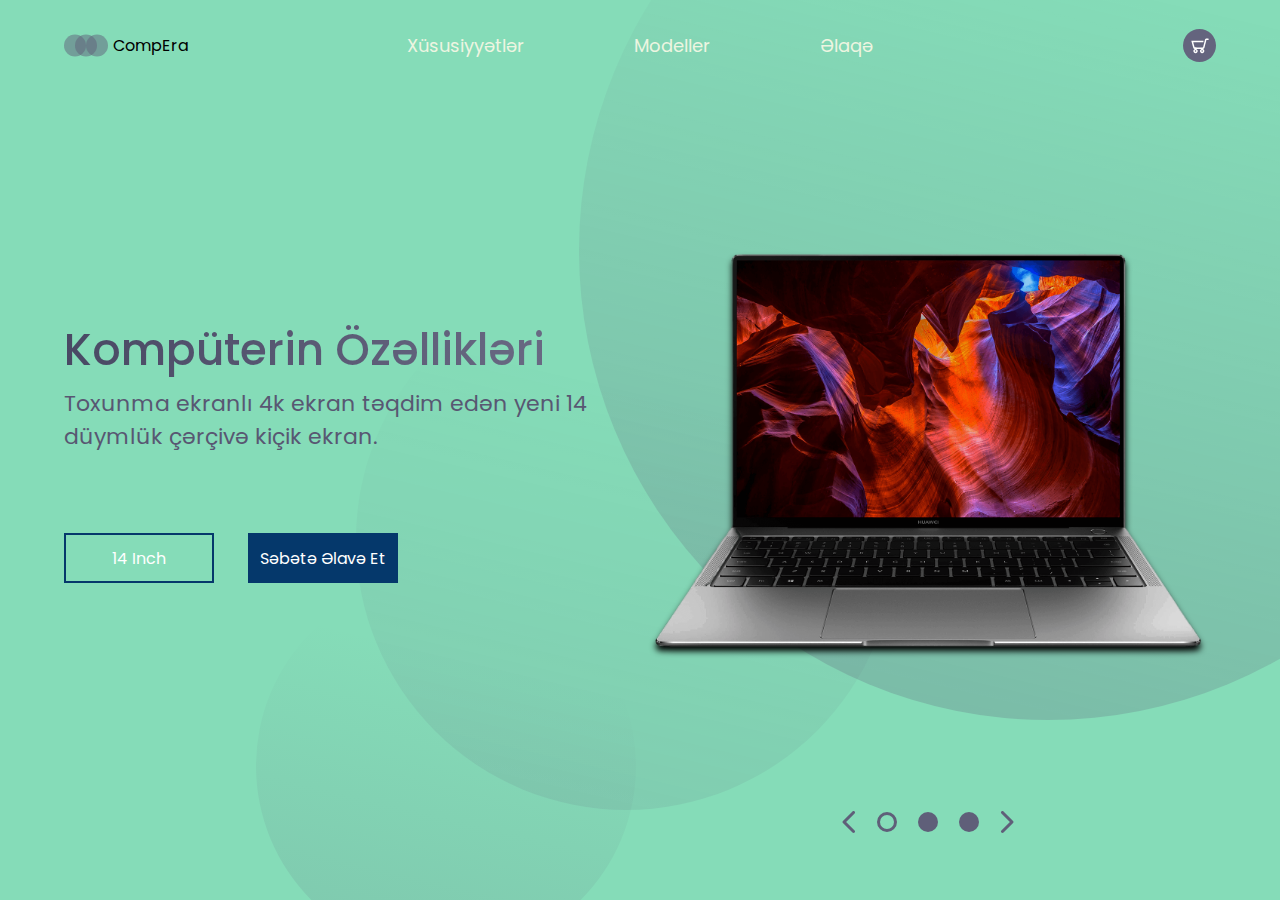
<file: index.html>
<!DOCTYPE html>
<html lang="en">
	<head>
		<meta charset="UTF-8" />
		<meta name="viewport" content="width=device-width, initial-scale=1.0" />
		<meta http-equiv="X-UA-Compatible" content="ie=edge" />
		<link
			href="https://fonts.googleapis.com/css?family=Poppins:400,500&display=swap"
			rel="stylesheet"
		/>
        <link rel="shortcut icon" href="favicon.png" type="image/x-icon">
		<link rel="stylesheet" href="style.css" />
		<title>Kompüter Satış Səhifəsi</title>
	</head>
	<body>
		<header>
			<div class="logo-container">
				<img src="logo.svg" alt="logo" />
				<h4 class="logo">CompEra</h4>
			</div>
			<nav>
				<ul class="nav-links">
					<li><a class="nav-link" href="features.html">Xüsusiyyətlər</a></li>
					<li><a class="nav-link" href="contact.html">Modeller</a></li>
					<li><a class="nav-link" href="models.html">Əlaqə</a></li>
				</ul>
			</nav>
			<div class="cart">
				<img src="cart.svg" alt="cart" />
			</div>
		</header>

		<main>
			<section class="presentation">
				<div class="introduction">
					<div class="intro-text">
						<h1>Kompüterin Özəllikləri</h1>
						<p>
							Toxunma ekranlı 4k ekran təqdim edən yeni
                            14 düymlük çərçivə kiçik ekran.
						</p>
					</div>
					<div class="cta">
						<button class="cta-select">14 Inch</button>
						<button class="cta-add">Səbətə Əlavə Et</button>
					</div>
				</div>
				<div class="cover">
					<img src="matebook.png" alt="matebook" />
				</div>
			</section>

			<div class="laptop-select">
				<img src="arrow-left.svg" alt="" />
				<img src="dot.svg" alt="" />
				<img src="dot-full.svg" alt="" />
				<img src="dot-full.svg" alt="" />
				<img src="arrow-right.svg" alt="" />
			</div>

			<img class="big-circle" src="big-eclipse.svg" alt="" />
			<img class="medium-circle" src="mid-eclipse.svg" alt="" />
			<img class="small-circle" src="small-eclipse.svg" alt="" />
		</main>
	</body>
</html>
</file>
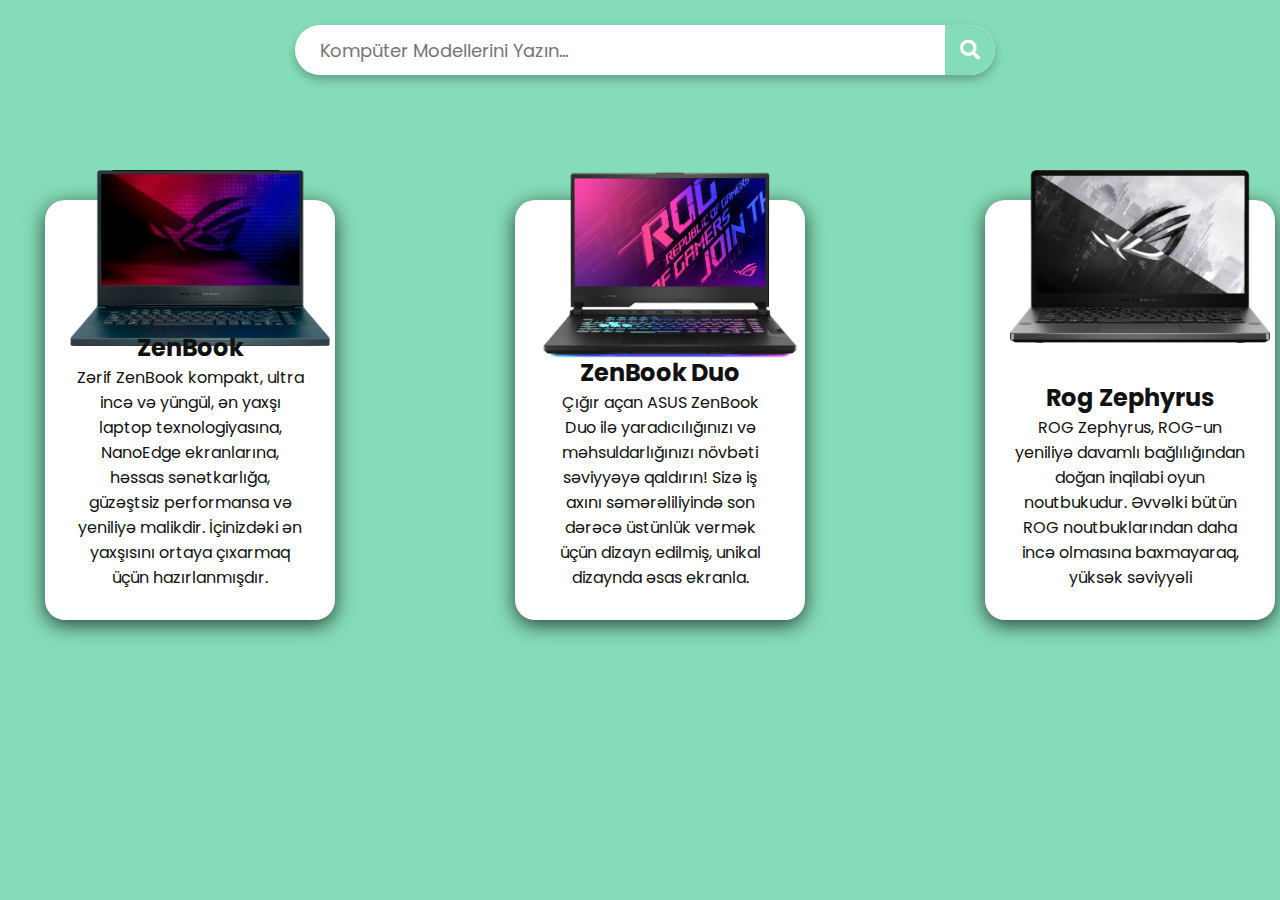
<file: contact.html>
<!DOCTYPE html>
<html lang="en">
<head>
    <meta charset="UTF-8">
    <meta http-equiv="X-UA-Compatible" content="IE=edge">
    <meta name="viewport" content="width=device-width, initial-scale=1.0">
    <title>Kompüter Satış Səhifəsi</title>
    <link rel="stylesheet" href="https://cdnjs.cloudflare.com/ajax/libs/font-awesome/5.15.3/css/all.min.css" />
    <link rel="stylesheet" href="style.css">
</head>
<body>
    <div class="box">
        <div class="search-box">
            <input type="text" placeholder=" Kompüter Modellerini Yazın...">
            <label for="" class="icon">
                <i class="fas fa-search"></i>
            </label>
        </div>
    </div>
    <div class="container">
        <div class="card">
            <div class="imgBx">
                <img class="imgBxx" src="Comp1.png" alt="">
            </div>
            <div class="content">
                <h2>ZenBook</h2>
            <p>Zərif ZenBook kompakt, ultra incə və yüngül, ən yaxşı laptop texnologiyasına, NanoEdge ekranlarına, həssas sənətkarlığa,
            güzəştsiz performansa və yeniliyə malikdir. İçinizdəki ən yaxşısını ortaya çıxarmaq üçün hazırlanmışdır.
            </p>
            </div>
        </div>
    </div>
    <div class="container">
        <div class="card">
            <div class="imgBx">
                <img src="Comp2.png" alt="">
            </div>
            <div class="content">
                <h2>ZenBook Duo</h2>
            <p>Çığır açan ASUS ZenBook Duo ilə yaradıcılığınızı və məhsuldarlığınızı növbəti səviyyəyə qaldırın! Sizə iş axını səmərəliliyində
            son dərəcə üstünlük vermək üçün dizayn edilmiş, unikal dizaynda əsas ekranla.
            </p>
            </div>
        </div>
    </div>
    <div class="container">
        <div class="card">
            <div class="imgBx">
                <img src="Comp.png" alt="" id="ImgBx">
            </div>
            <div class="content">
                <h2>Rog Zephyrus</h2>
            <p>ROG Zephyrus, ROG-un yeniliyə davamlı bağlılığından doğan inqilabi oyun noutbukudur. Əvvəlki bütün ROG noutbuklarından daha incə olmasına baxmayaraq, yüksək səviyyəli
            </p>
            </div>
        </div>
    </div>
    <style>
        @import url('https://fonts.googleapis.com/css2?family=Poppins:wght@300;400;500;600;700;800;900&display=swap');
        *
        {
            margin: 0;
            padding: 0;
            font-family: 'Poppins', sans-serif;
        }
        body
        {
            display: flex;
            justify-content: center;
            align-items: center;
            background: #85dcb8;
        }
        .box
        {
            width: 100%;
            max-width: 400px;
            background: #85dcb8;
        }
        .box .search-box
        {
            border-radius: 25px;
            top: -220px;
            left: 560px;
            position: relative;
            height: 50px;
            width: 700px;
            background: #85dcb8;
            margin: auto;
            box-shadow: 0 5px 10px rgba(0,0,0,0.25);
            box-shadow: 25px;
        }
        .search-box input
        {
            position: absolute;
            height: 100%;
            width: 100%;
            border-radius: 25px;
            background: #fff;
            outline: none;
            border: none;
            padding-left: 20px;
            font-size: 18px;
        }
        .search-box .icon
        {
            position: absolute;
            right: 0;
            top: 0;
            width: 50px;
            background: #85dcb8;
            height: 100%;
            text-align: center;
            line-height: 50px;
            color: #fff;
            font-size: 20px;
            border-radius: 0 25px 25px 0;
        }
        .container
        {
            position: relative;
            width: 1100px;
            display: flex;
            justify-content: center;
            align-items: center;
            flex-wrap: wrap;
            padding: 30px;
        }
        .container  .card
        {
            border-radius: 20px;
            position: relative;
            max-width: 300px;
            height: 420px;
            background: #fff;
            margin: 30px 60px;
            padding: 20px 15px;
            display: flex;
            flex-direction: column;
            box-shadow: 0 5px 20px rgba(0,0,0,0.7);
            transition: 0.3s ease-in-out;
            left: -180px;
            top: 140px;
        }
        .container .card:hover
        {
            height: 420px;
        }
        .container  .card  .imgBx
        {
            position: relative;
            width: 260px;
            height: 260px;
            top: -50px;
            left: 10px;
        }
        .container  .card .imgBx img
        {
          max-width: 100%;
          border-radius: 2px;
        }
        .container  .card .content
        {
            position: relative;
            margin-top: -110px;
            padding: 10px 15px;
            text-align: center;
            color: #111;
        }
    </style>
</body>
</html>
</file>
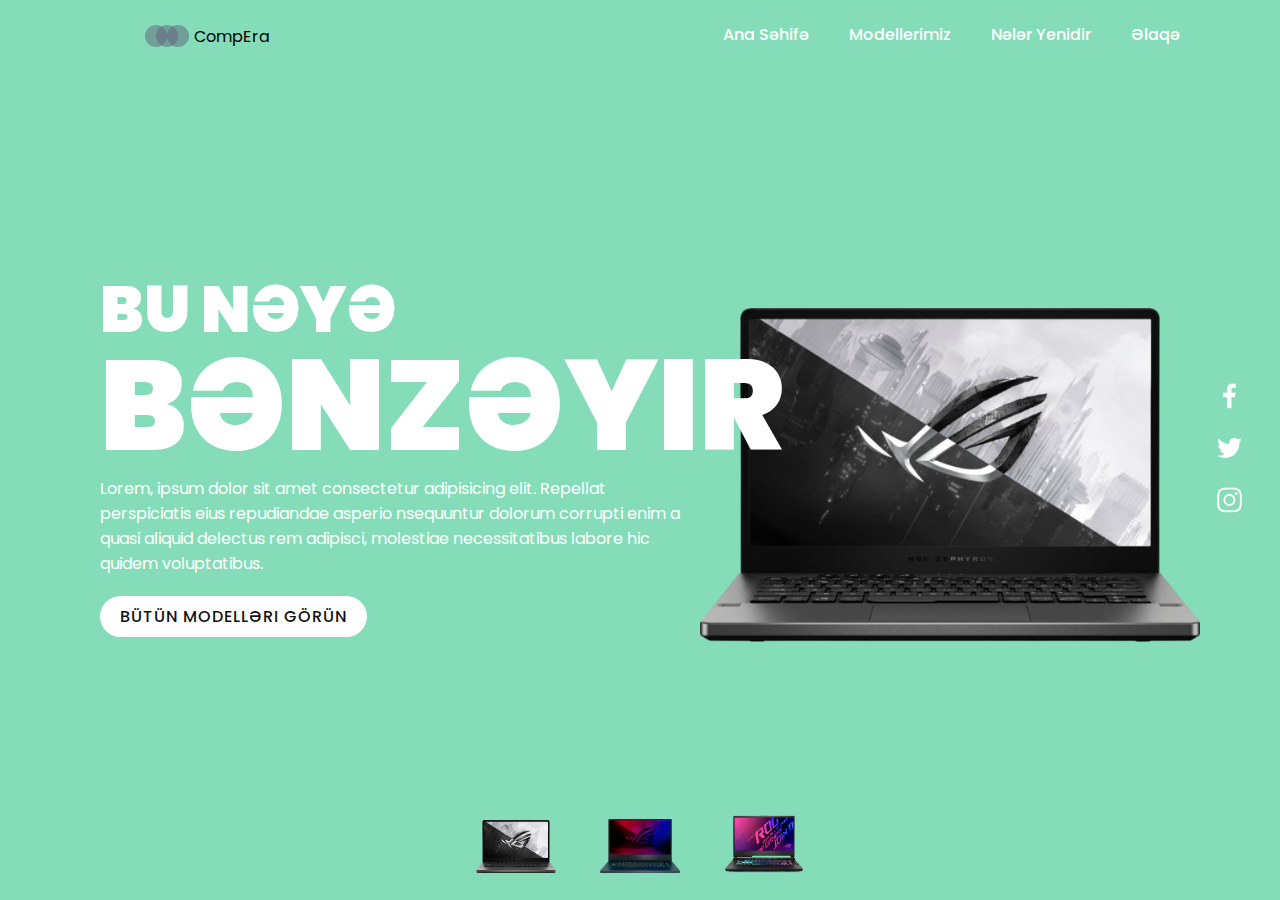
<file: features.html>
<!DOCTYPE html>
<html lang="en">
<head>
    <meta charset="UTF-8">
    <meta http-equiv="X-UA-Compatible" content="IE=edge">
    <meta name="viewport" content="width=device-width, initial-scale=1.0">
    <title>Document</title>
</head>
<body>
    <section class="sec">
        <header>
            <a href="#"><img src="logo.svg" alt="" class="logo">CompEra</a>
            <ul>
                <li><a href="index.html">Ana Səhifə</a></li>
                <li><a href="contact.html">Modellerimiz</a></li>
                <li><a href="#">Nələr Yenidir</a></li>
                <li><a href="models.html">Əlaqə</a></li>
            </ul>
        </header>
        <div class="content">
            <div class="textBox">
                <h2>Bu Nəyə<br><span>Bənzəyir</span></h2>
                <p>Lorem, ipsum dolor sit amet consectetur adipisicing elit. Repellat perspiciatis eius repudiandae asperio
                nsequuntur dolorum corrupti enim a quasi aliquid delectus rem adipisci, molestiae necessitatibus labore hic quidem voluptatibus.</p>
                <a href="#">Bütün Modelləri Görün</a>
            </div>
            <div class="imgBox">
                <img src="Comp.png" alt="" class="comp">
            </div>
        </div>
        <ul class="thumb">
            <li><img src="Comp.png" onclick="imgSlider('Comp.png')" alt=""></li>
            <li><img src="Comp1.png" onclick="imgSlider('Comp1.png')" alt=""></li>
            <li><img src="Comp2.png" onclick="imgSlider('Comp2.png')" alt=""></li>
        </ul>
        <ul class="sci">
            <li><a href="#"><img src="facebook.png" alt=""></a></li>
            <li><a href="#"><img src="twitter.png" alt=""></a></li>
            <li><a href="#"><img src="instagram.png" alt=""></a></li>
        </ul>
    </section>
    <style>
@import url('https://fonts.googleapis.com/css2?family=Poppins:wght@300;400;500;600;700;800;900&display=swap');
*
{
    margin: 0;
    padding: 0;
    box-sizing: border-box;
    font-family: 'Poppins', sans-serif;
}
section
{
    position: relative;
    width: 100%;
    min-height: 100vh;
    padding: 100px;
    display: flex;
    justify-content: space-between;
    align-items: center;
    background: #85dcb8;
    transition: 0.5s;
}
header
{
    position: absolute;
    top: 0;
    left: 0;
    width: 100%;
    padding: 20px 100px;
    display: flex;
    justify-content: space-between;
    align-items: center;
}
header .logo
{
    left: -5px;
    top: 5px;
     position: relative;
     max-width: 80px;
}
header ul
{
    position: relative;
    display: flex;
}
header ul li
{
    list-style: none;
}  
header a
{
    display: inline-block;
    color: #000;
    font-weight: 400;
    margin-left: 50px;
    text-decoration: none; 
}  
header ul li a
{
    display: inline-block;
    color: #fff;
    font-weight: 450;
    margin-left: 40px;
    text-decoration: none;
}
.content
{
    position: relative;
    width: 100%;
    display: flex;
    justify-content: space-between;
    align-items: center;
}
.content .textBox
{
    position: relative;
    max-width: 600px;
}
.content .textBox h2
{
    color: #fff;
    font-size: 4em;
    line-height: 1.5em;
    font-weight: 900;
    text-transform: uppercase;    
}
.content .textBox h2 span
{
    font-size: 2em;
}
.content .textBox p
{
    color: #fff;
}
.content .textBox a
{
    display: inline-block;
    margin-top: 20px;
    padding: 8px 20px;
    background: #fff;
    color: #111;
    border-radius: 40px;
    font-weight: 500;
    letter-spacing: 1px;
    text-decoration: none;
    text-transform: uppercase;
}
.content .imgBox
{
    width: 600px;
    display: flex;
    padding-right: 50px;
    margin-top: 50px;
    justify-content: flex-end;
}
.content .imgBox img
{
    max-width: 500px;
}
.thumb
{
    position: absolute;
    left: 50%;
    bottom: 20px;
    transform: translateX(-50%);
}
.thumb li
{
    list-style: none;
    display: inline-block;
    margin: 0 20px;
    cursor: pointer;
    transition: 0.5s;
}
.thumb li:hover
{
   transform: translateY(-15px); 
} 
.thumb li img
{
    max-width: 80px;
}
.sci
{
    position: absolute;
    top: 50%;
    right: 30px;
    transform: translateY(-50%);
    display: flex;
    justify-content: center;
    align-items: center;
    flex-direction: column;
}
.sci li
{
    list-style: none;

}
.sci li a
{
    display: inline-block;
    filter: invert(1);
    margin: 4px 0;
    transform: scale(0.6);
}
    </style>
    <script type="text/javascript">
    function imgSlider(anything){
        document.querySelector('.comp').src = anything;
    }
    </script>
</body>
</html>
</file>
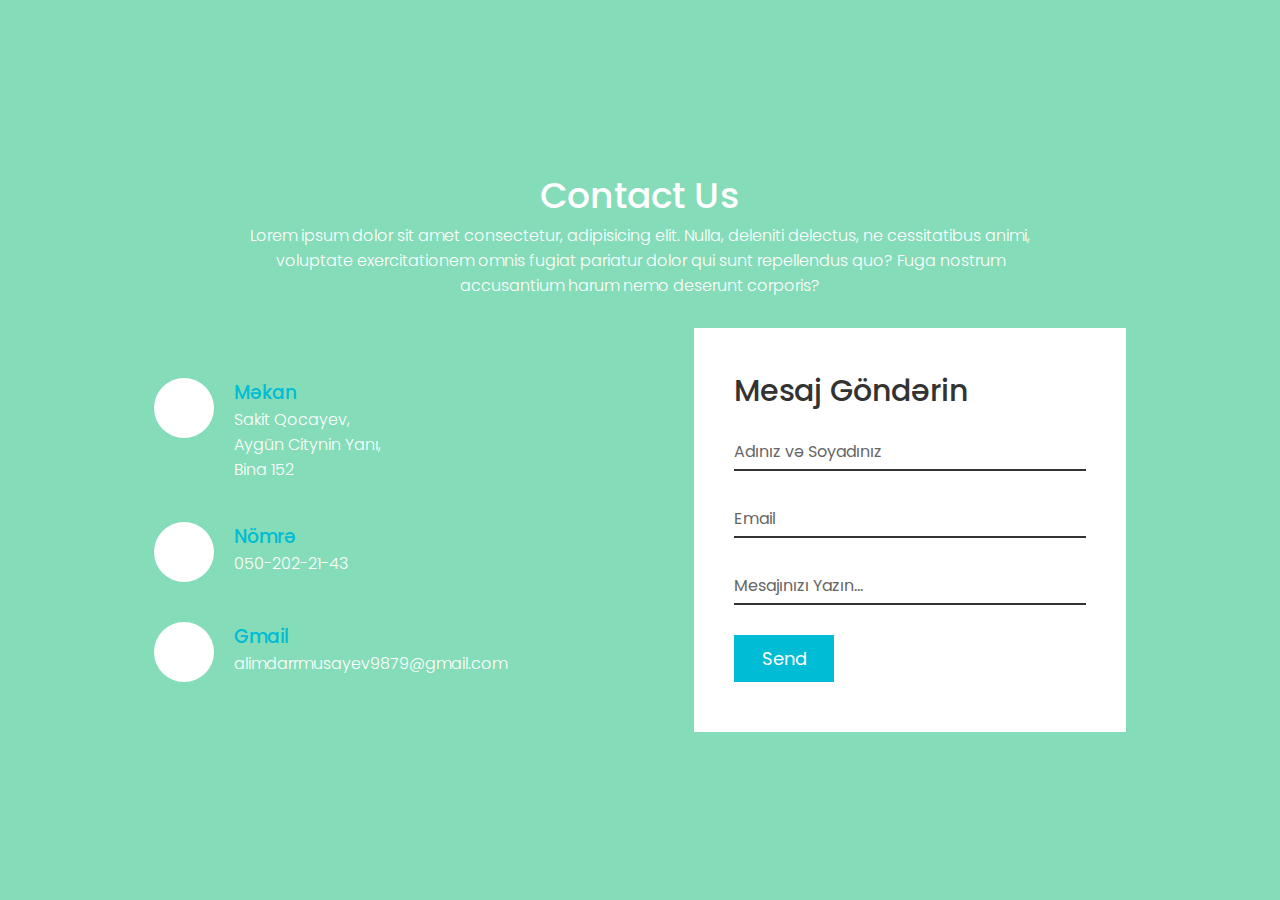
<file: models.html>
<!DOCTYPE html>
<html lang="en">
<head>
    <meta charset="UTF-8">
    <meta http-equiv="X-UA-Compatible" content="IE=edge">
    <meta name="viewport" content="width=device-width, initial-scale=1.0">
    <title>Document</title>
    <link rel="stylesheet" href="https://cdnjs.cloudflare.com/ajax/libs/font-awesome/5.15.3/css/all.min.css" integrity="sha512-iBBXm8fW90+nuLcSKlbmrPcLa0OT92xO1BIsZ+ywDWZCvqsWgccV3gFoRBv0z+8dLJgyAHIhR35VZc2oM/gI1w==" crossorigin="anonymous" />
</head>
<body>
    <section class="contact">
        <div class="content">
          <h2>Contact Us</h2>
          <p>Lorem ipsum dolor sit amet consectetur, adipisicing elit. Nulla, deleniti delectus, ne
            cessitatibus animi, voluptate exercitationem omnis fugiat pariatur dolor qui sunt repellendus quo? Fuga nostrum accusantium harum nemo deserunt corporis?</p>
        </div>
        <div class="container">
            <div class="contactInfo">
                <div class="box">
                    <div class="icon"><i class="fas fa-map-marker-alt"></i></div>
                    <div class="text">
                        <h3>Məkan</h3>
                        <p>Sakit Qocayev,<br>Aygün Citynin Yanı,<br>Bina 152</p>
                    </div>
                </div>
                <div class="box">
                    <div class="icon"><i class="fas fa-phone-alt"></i></div>
                    <div class="text">
                        <h3>Nömrə</h3>
                        <p>050-202-21-43</p>
                    </div>
                </div>
                <div class="box">
                    <div class="icon"><i class="far fa-envelope"></i></div>
                    <div class="text">
                        <h3>Gmail</h3>
                        <p>alimdarrmusayev9879@gmail.com</p>
                    </div>
                </div>
            </div>
            <div class="contactForm">
                <form action="">
                    <h2>Mesaj Göndərin</h2>
                    <div class="inputBox">
                        <input type="text" name="" required="required">
                        <span>Adınız və Soyadınız</span>
                    </div>
                    <div class="inputBox">
                        <input type="text" name="" required="required">
                        <span>Email</span>
                    </div>
                    <div class="inputBox">
                        <input type="text" name="" required="required">
                        <span>Mesajınızı Yazın...</span>
                    </div>
                    <div class="inputBox">
                        <input type="submit" name="" value="Send" >
                    </div>
                </form>
            </div>
        </div> 
    </section>
    <style>
        @import url('https://fonts.googleapis.com/css2?family=Poppins:wght@300;400;500;600;700;800;900&display=swap');
        *
        {
            margin: 0;
            padding: 0;
            box-sizing: border-box;
            font-family: 'Poppins', sans-serif;
        }        
        .contact
        {
            position: relative;
            min-height: 100vh;
            padding: 50px 100px;
            display: flex;
            justify-content: center;
            align-items: center;
            flex-direction: column;
            background: #85dcb8;
            background-size: cover;
        }
        .contact .content
        {
            max-width: 800px;
            text-align: center;
        }
        .contact .content h2
        {
            font-size: 36px;
            font-weight: 500;
            color: #fff;

        }
        .contact .content p
        {
            font-weight: 300;
            color: #fff;
        }
        .container
        {
            width: 100%;
            display: flex;
            justify-content: center;
            align-items: center;
            margin-top: 30px;
        }
        .container .contactInfo
        {
            width: 50%;
            display: flex;
            flex-direction: column;
        }
        .container .contactInfo .box
        {
            position: relative;
            padding: 20px 0;
            display: flex;
        }
         .container .contactInfo .box .icon
         {
             min-width: 60px;
             height: 60px;
             background: #fff;
             display: flex;
             justify-content: center;
             align-items: center;
             border-radius: 50%;
             font-size: 22px;
         }
         .container .contactInfo .box .text
         {
             display: flex;
             margin-left: 20px;
             font-size: 16px;
             color: #fff;
             flex-direction: column;
             font-weight: 300;
         }
         .container .contactInfo .box .text h3
         {
         font-weight: 500;
         color: #00bcd4;
         }
         .contactForm
         {
             width: 40%;
             padding: 40px;
             background: #fff;
         }
         .contactForm h2
         {
             font-size: 30px;
             color: #333;
             font-weight: 500;
         }
         .contactForm .inputBox
         {
             position: relative;
             width: 100%;
             margin-top: 10px;
         }
         .contactForm .inputBox input, 
         .contactForm .inputBox textarea          
         {
             width: 100%;
             padding: 5px 0;
             font-size: 16px;
             margin: 10px 0;
             border: none;
             border-bottom: 2px solid #333;
             outline: none;
             resize: none;
         }
         .contactForm .inputBox span
         {
             position: absolute;
             left: 0;
             padding: 5px 0;
             font-size: 16px;
             margin: 10px 0;
             pointer-events: none;
             transition: 0.5s;
             color: #666;
         }
         .contactForm .inputBox input:focus ~ span,
         .contactForm .inputBox input:valid ~ span,
         .contactForm .inputBox textarea:focus ~ span,
         .contactForm .inputBox textarea:valid ~ span
        {
        color: #000;
        font-size: 12px;
        transform: translateY(-20px);
        }
        .contactForm .inputBox input[type="submit"]
        {
            width: 100px;
            background: #00bcd4;
            color: #fff;
            border: none;
            cursor: pointer;
            padding: 10px;
            font-size: 18px;
        }
        @media (max-width: 991px)
        {
            .contact
            {
                padding: 50px;
            }
            .container
            {
                flex-direction: column;
            }
            .container
            {
                width: 100%;
            }
        }

    </style>
</body>
</html>
</file>
<file: style.css>
* {
	margin: 0px;
	padding: 0px;
	box-sizing: border-box;
}
body {
    background: #85dcb8;
	font-family: 'Poppins', sans-serif;
}
button {
	font-family: 'Poppins', sans-serif;
}

header {
	display: flex;
	width: 90%;
	height: 10vh;
	margin: auto;
	align-items: center;
}

.logo-container,
.nav-links,
.cart {
	display: flex;
}

.logo-container {
	flex: 1;
}
.logo {
	font-weight: 400;
	margin: 5px;
}
nav {
	flex: 2;
}
.nav-links {
	justify-content: space-around;
	list-style: none;
}
.nav-link {
	color: #edf5e1;
	font-size: 18px;    
	text-decoration: none;
}
.cart {
	flex: 1;
	justify-content: flex-end;
}

.presentation {
	display: flex;
	width: 90%;
	margin: auto;
	min-height: 80vh;
	align-items: center;
}
.introduction {
	flex: 1;
}
.intro-text h1 {
	font-size: 44px;
	font-weight: 500;
	background: linear-gradient(to right, #494964, #6f6f89);
	-webkit-background-clip: text;
	-webkit-text-fill-color: transparent;
}
.intro-text p {
	margin-top: 5px;
	font-size: 22px;
	color: #585772;
}
.cta {
	padding: 50px 0px 0px 0px;
}
.cta-select {
	border: 2px solid #05386b;
	background: transparent;
	color: white;
	width: 150px;
	height: 50px;
	cursor: pointer;
	font-size: 16px;
}
.cta-add {
	background: #05386b;
	width: 150px;
	height: 50px;
	cursor: pointer;
	font-size: 16px;
	border: none;
	color: white;
	margin: 30px 0px 0px 30px;
}

.cover {
	flex: 1;
	display: flex;
	justify-content: center;
	height: 60vh;
}
.cover img {
	height: 100%;
	filter: drop-shadow(0px 5px 3px black);
	animation: drop 1.5s ease;
}

.big-circle {
	position: absolute;
	top: 0px;
	right: 0px;
	z-index: -1;
	opacity: 0.5;
	height: 80%;
}
.medium-circle {
	position: absolute;
	top: 30%;
	right: 30%;
	z-index: -1;
	height: 60%;
	opacity: 0.4;
}
.small-circle {
	position: absolute;
	bottom: 0%;
	left: 20%;
	z-index: -1;
}

.laptop-select {
	width: 15%;
	display: flex;
	justify-content: space-around;
	position: absolute;
	right: 20%;
}

@keyframes drop {
	0% {
		opacity: 0;
		transform: translateY(-80px);
	}
	100% {
		opacity: 1;
		transform: translateY(0px);
	}
}

@media screen and (max-width: 1024px) {
	.presentation {
		flex-direction: column;
	}
	.introduction {
		margin-top: 5vh;
		text-align: center;
	}
	.intro-text h1 {
		font-size: 30px;
	}
	.intro-text p {
		font-size: 18px;
	}
	.cta {
		padding: 10px 0px 0px 0px;
	}
	.laptop-select {
		bottom: 5%;
		right: 50%;
		width: 50%;
		transform: translate(50%, 5%);
	}
	.cover img {
		height: 80%;
	}
	.small-circle,
	.medium-circle,
	.big-circle {
		opacity: 0.2;
	}
}
</file>
